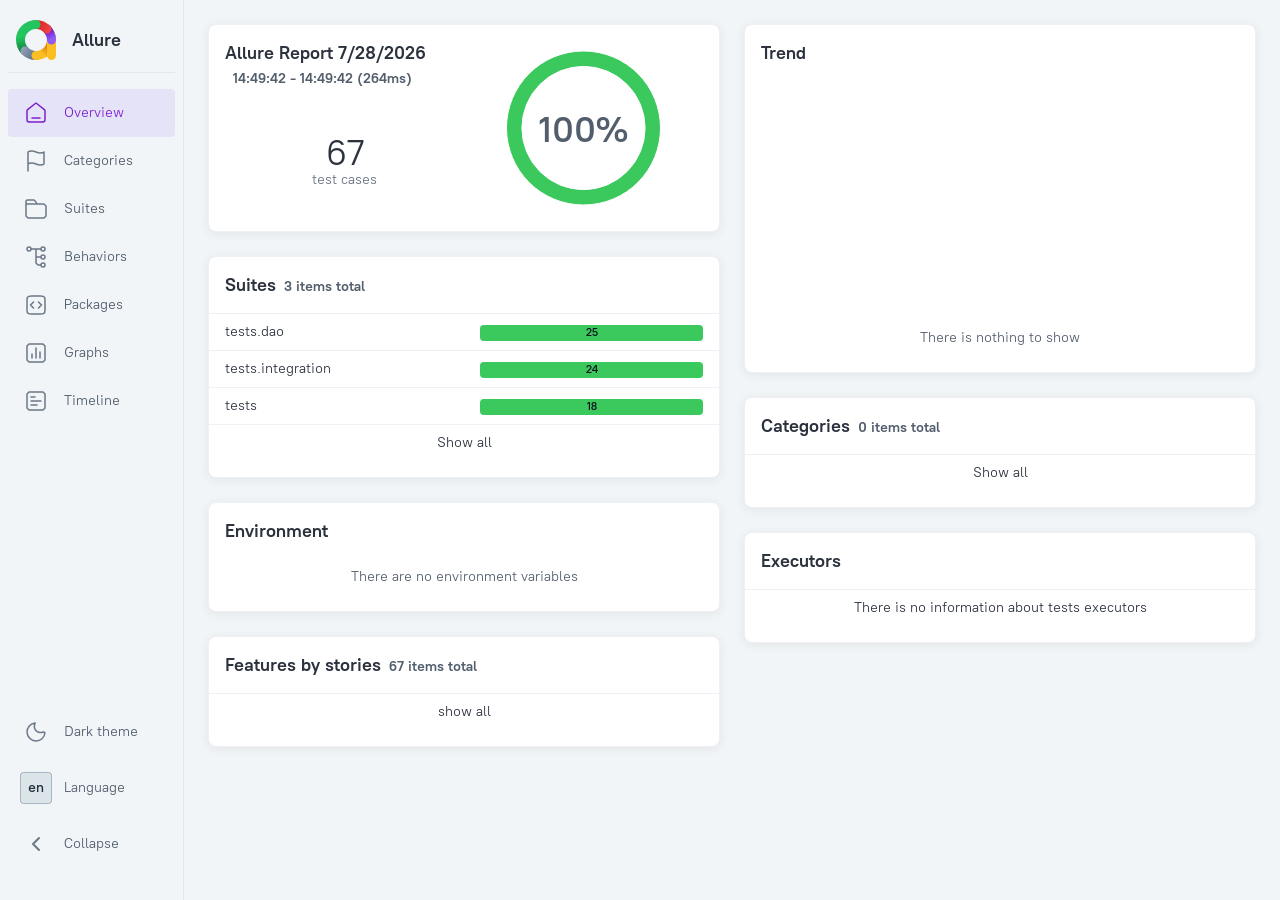
<file: employee-app/allure-report/index.html>
<!DOCTYPE html>
<html dir="ltr" lang="en">
<head>
    <meta charset="utf-8">
    <meta name="allure-report-uuid" content="7f4a9bd5-f0e2-4dfe-9091-6990ada5ffcb">
    <title>Allure Report</title>
    <link rel="icon" href="assets/favicon-BDLHVmV7.ico">
    <!-- allure-core-head:start -->
    <!-- allure-core-head:end -->
</head>
<body>
    <div id="alert"></div>
    <div id="content">
        <span class="spinner">
            <span class="spinner__circle"></span>
        </span>
    </div>
    <div id="popup"></div>
    <!-- allure-core-body:start -->
    <script>
        window.__allureCoreLoaded = new Promise(function (resolve, reject) {
        window.__allureResolveCoreLoaded = resolve;
        window.__allureRejectCoreLoaded = reject;
    });
    </script>
    <script src="assets/index-TNctPo69.js"></script>
    <script>
        if (typeof window.__allureResolveCoreLoaded === "function") {
            window.__allureResolveCoreLoaded([]);
        }
    </script>
    <!-- allure-core-body:end -->
    <script async src="https://www.googletagmanager.com/gtag/js?id=G-FVWC4GKEYS"></script>
    <script>
        window.dataLayer = window.dataLayer || [];
        function gtag(){dataLayer.push(arguments);}
        gtag('js', new Date());
        gtag('config', 'G-FVWC4GKEYS', {
          'allureVersion': '2.44.0',
          'reportUuid': '7f4a9bd5-f0e2-4dfe-9091-6990ada5ffcb',
          'single_file': false
        });
    </script>
</body>
</html>
</file>
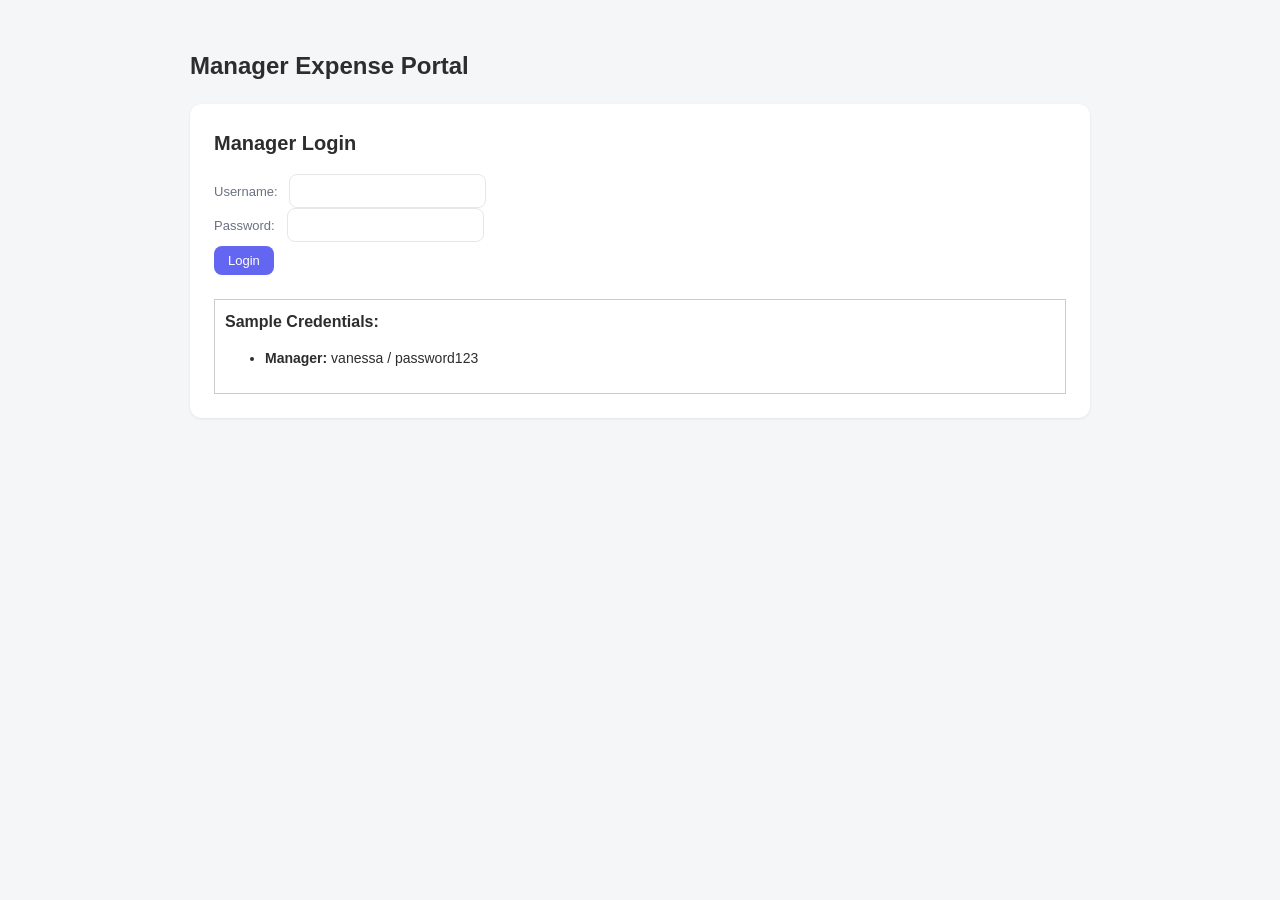
<file: manager-app/src/main/resources/login.html>
<!DOCTYPE html>
<html lang="en">
<head>
    <meta charset="UTF-8">
    <meta name="viewport" content="width=device-width, initial-scale=1.0">
    <title>Manager Login - Expense Manager</title>
    <link rel="stylesheet" href="style.css">
</head>
<body>
    <h1>Manager Expense Portal</h1>
    
    <div id="login-section">
        <h2>Manager Login</h2>
        <form id="login-form">
            <div>
                <label for="username">Username:</label>
                <input type="text" id="username" name="username" required>
            </div>
            <div>
                <label for="password">Password:</label>
                <input type="password" id="password" name="password" required>
            </div>
            <button type="submit">Login</button>
        </form>
        <div id="login-message"></div>
        
        <div style="margin-top: 20px; padding: 10px; border: 1px solid #ccc;">
            <h3>Sample Credentials:</h3>
            <ul>
                <li><strong>Manager:</strong> vanessa / password123</li>
            </ul>
        </div>
    </div>

    <script src="auth.js"></script>
</body>
</html>
</file>
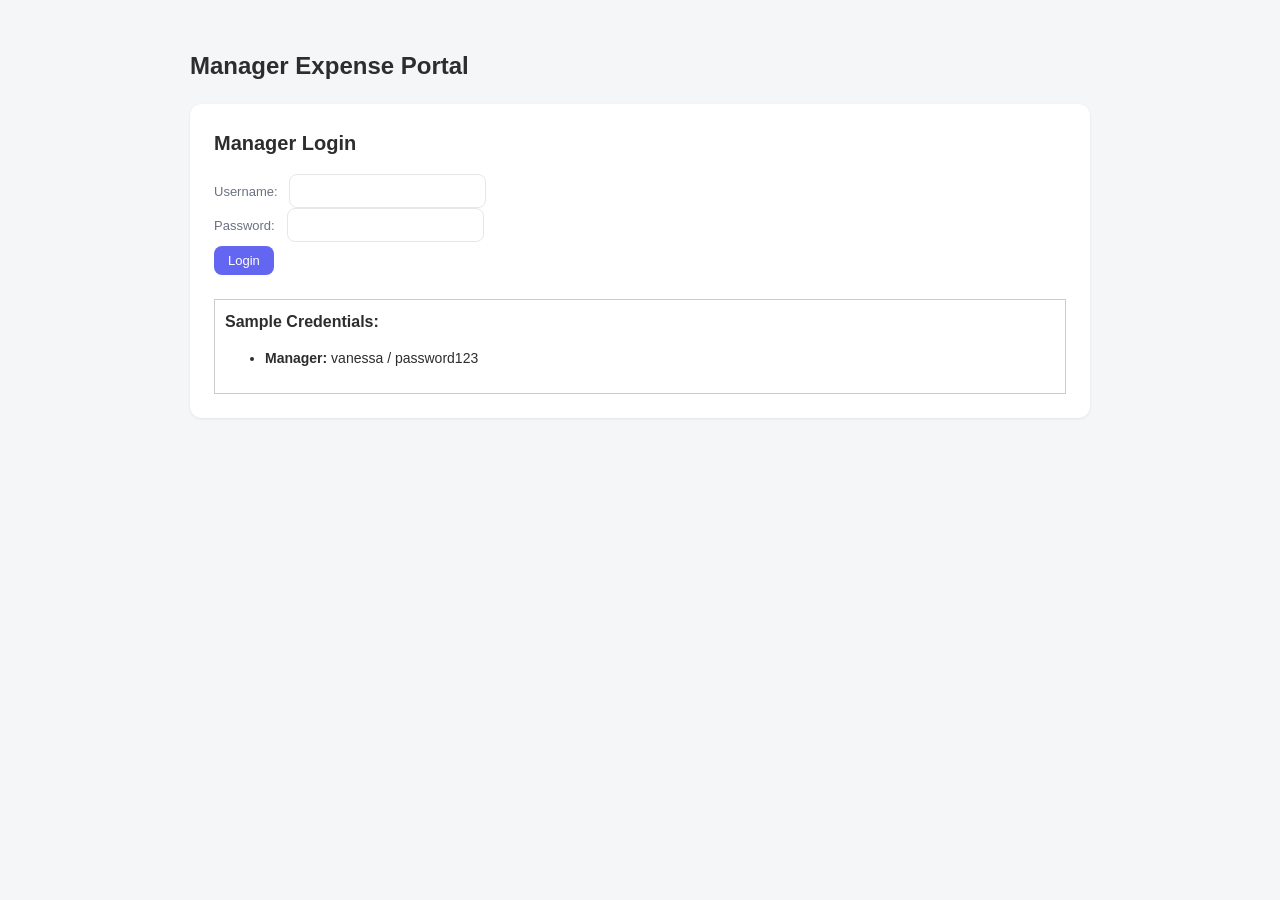
<file: manager-app/src/main/resources/manager.html>
<!DOCTYPE html>
<html lang="en">
<head>
    <meta charset="UTF-8">
    <meta name="viewport" content="width=device-width, initial-scale=1.0">
    <title>Manager Expense Dashboard</title>
    <link rel="stylesheet" href="style.css">
</head>
<body>
    <div id="header">
        <h1>Manager Expense Dashboard</h1>
        <div style="float: right;">
            <span>Welcome, <span id="username-display"></span></span>
            <button id="logout-btn" style="margin-left: 10px;">Logout</button>
        </div>
        <div style="clear: both;"></div>
    </div>

    <!-- Navigation -->
    <div id="navigation">
        <button id="show-pending">Pending Expenses</button>
        <button id="show-reports">Generate Reports</button>
    </div>

    <!-- Pending Expenses Section -->
    <div id="pending-expenses-section" style="display: none;">
        <h3>Pending Expenses for Review</h3>
        <button id="refresh-pending">Refresh</button>
        <div id="pending-expenses-list">
            <!-- Pending expenses will be loaded here -->
        </div>
    </div>

    <!-- Reports Section -->
    <div id="reports-section" style="display: none;">
        <h3>Generate Reports</h3>
        
        <div id="report-options">
            <div style="margin-bottom: 20px;">
                <h4>Employee Report</h4>
                <label for="employee-report-id">Employee ID:</label>
                <input type="number" id="employee-report-id" placeholder="Enter employee ID">
                <button id="generate-employee-report">Generate Employee Report</button>
            </div>
            
            <div style="margin-bottom: 20px;">
                <h4>Category Report</h4>
                <label for="category-report">Category:</label>
                <input type="text" id="category-report" placeholder="Enter category (e.g., Travel, Meals)">
                <button id="generate-category-report">Generate Category Report</button>
            </div>
            
            <div style="margin-bottom: 20px;">
                <h4>Date Report</h4>
                <label for="report-date">Date:</label>
                <input type="date" id="report-date">
                <button id="generate-date-report">Generate Date Report</button>
            </div>
        </div>
        
        <div id="report-message"></div>
        <div id="report-results"></div>
    </div>

    <!-- Expense Review Modal -->
    <div id="review-modal" style="display: none; position: fixed; top: 0; left: 0; width: 100%; height: 100%; background-color: rgba(0,0,0,0.5); z-index: 1000;">
        <div style="position: absolute; top: 50%; left: 50%; transform: translate(-50%, -50%); background-color: white; padding: 20px; border-radius: 5px; max-width: 500px; width: 90%;">
            <h3>Review Expense</h3>
            
            <div id="expense-details">
                <!-- Expense details will be populated here -->
            </div>
            
            <div style="margin-top: 20px;">
                <label for="review-comment">Comment (optional):</label>
                <textarea id="review-comment" rows="3" style="width: 100%; margin-top: 5px;" placeholder="Add a comment about your decision..."></textarea>
            </div>
            
            <div style="margin-top: 20px; text-align: center;">
                <button id="approve-expense" style="background-color: green; color: white; margin-right: 10px;">Approve</button>
                <button id="deny-expense" style="background-color: red; color: white; margin-right: 10px;">Deny</button>
                <button id="cancel-review">Cancel</button>
            </div>
            
            <div id="review-message" style="margin-top: 10px;"></div>
        </div>
    </div>

    <!-- Loading/Auth Check -->
    <div id="loading-section">
        <p>Loading...</p>
    </div>

    <!-- JavaScript -->
    <script src="manager.js"></script>
</body>
</html>
</file>
<file: manager-app/src/main/resources/style.css>
:root {
    --bg: #f5f6f8;
    --surface: #ffffff;
    --text: #2d2d2d;
    --text-muted: #6b7280;
    --accent: #6366f1;
    --accent-text: #ffffff;
    --border: #e5e7eb;
    --shadow: 0 1px 3px rgba(0,0,0,0.08);
}

[data-theme="dark"] {
    --bg: #1a1d24; --surface: #23272f; --text: #f3f4f6;
    --text-muted: #9ca3af; --accent: #10b981; --accent-text: #06251a;
    --border: #3a3f4a; --shadow: 0 1px 3px rgba(0,0,0,0.3);
}

* { box-sizing: border-box; }

body {
    font-family: -apple-system, BlinkMacSystemFont, "Segoe UI", Roboto, sans-serif;
    background: var(--bg);
    color: var(--text);
    margin: 0;
    padding: 32px 16px;
    font-size: 14px;
    line-height: 1.5;
}

body > h1, #login-section, #header, #navigation,
#pending-expenses-section, #reports-section, #loading-section {
    max-width: 900px;
    margin-left: auto;
    margin-right: auto;
}

body > h1 { font-size: 24px; font-weight: 600; margin-bottom: 20px; }
h2 { font-size: 20px; font-weight: 600; margin: 0 0 16px; }
h3 { font-size: 16px; font-weight: 600; margin: 0 0 12px; }
h4 { font-size: 14px; font-weight: 600; margin: 0 0 8px; }

#login-section, #pending-expenses-section, #reports-section {
    background: var(--surface);
    border-radius: 12px;
    box-shadow: var(--shadow);
    padding: 24px;
    margin-bottom: 16px;
}

#header {
    display: flex;
    justify-content: space-between;
    align-items: center;
    margin-bottom: 12px;
}
#header h1 { font-size: 20px; font-weight: 600; margin: 0; }
#header > div { float: none !important; }
#navigation { margin-bottom: 16px; }

label { display: inline-block; font-size: 13px; color: var(--text-muted); margin: 8px 8px 4px 0; }

input, select, textarea {
    background: var(--surface);
    color: var(--text);
    border: 1px solid var(--border);
    border-radius: 8px;
    padding: 8px 10px;
    font-size: 14px;
    max-width: 340px;
}

button {
    background: var(--accent);
    color: var(--accent-text);
    border: none;
    border-radius: 8px;
    padding: 7px 14px;
    font-size: 13px;
    font-weight: 500;
    cursor: pointer;
    margin: 4px 6px 4px 0;
}
button:hover { opacity: 0.88; }

table { width: 100%; border-collapse: collapse; font-size: 13px; margin-top: 8px; }
th { background: var(--bg); text-align: left; padding: 10px; color: var(--text-muted); font-weight: 500; }
td { padding: 10px; border-top: 1px solid var(--border); }

#report-options > div {
    border: 1px solid var(--border);
    border-radius: 10px;
    padding: 16px;
    margin-bottom: 12px !important;
}

#review-modal > div {
    background: var(--surface) !important;
    color: var(--text);
    border-radius: 12px !important;
}

#login-message, #report-message, #review-message { margin-top: 10px; font-size: 13px; }
</file>
